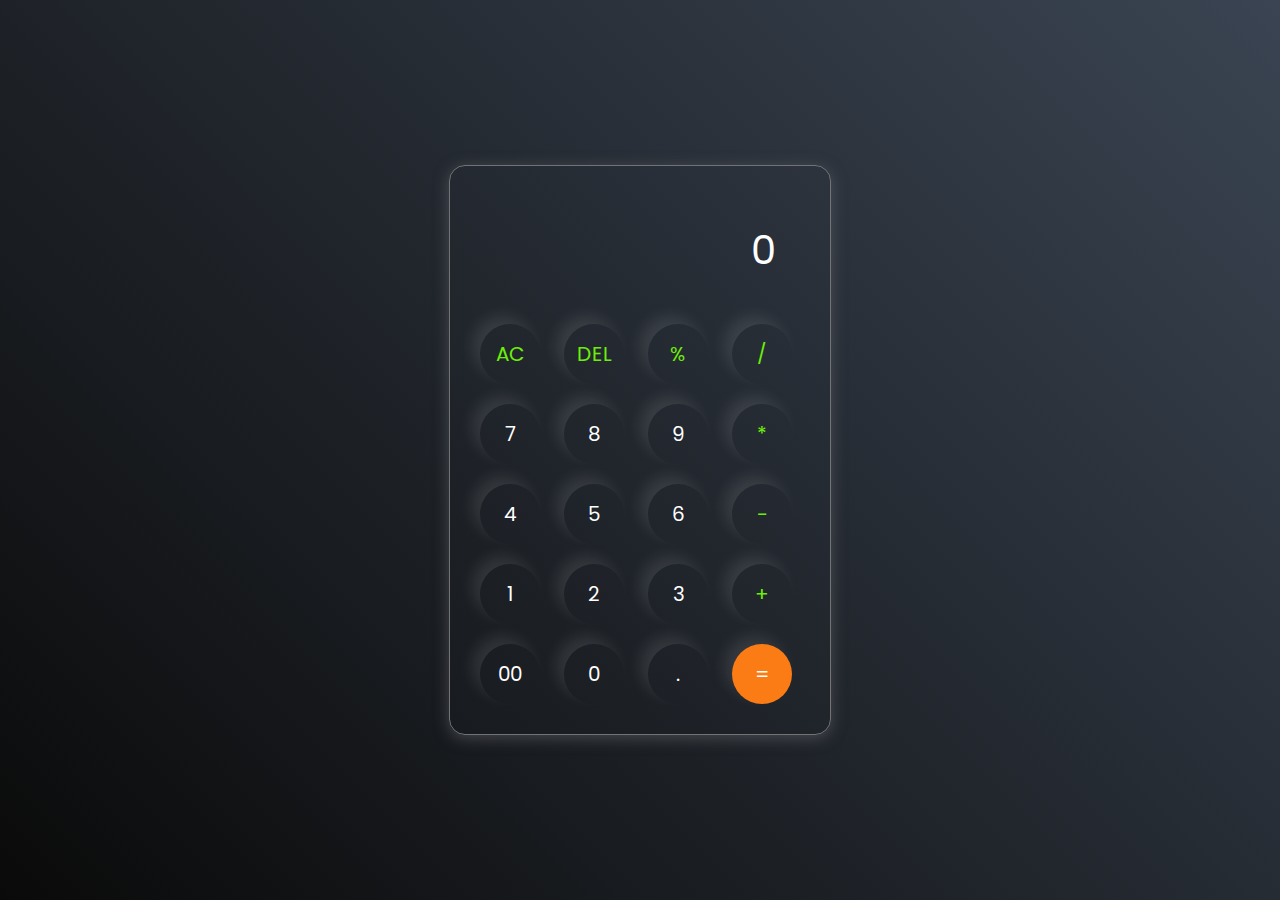
<file: Day 5/index.html>
<!DOCTYPE html>
<html lang="en">

<head>
    <meta charset="UTF-8" />
    <meta http-equiv="X-UA-Compatible" content="IE=edge" />
    <meta name="viewport" content="width=device-width, initial-scale=1.0" />
    <link rel="stylesheet" href="style.css" />
    <title>Calculator</title>
</head>

<body>
    <div class="container">
        <div class="calculator">
            <input type="text" id="inputBox" placeholder="0" />
            <div>
                <button class="button operator">AC</button>
                <button class="button operator">DEL</button>
                <button class="button operator">%</button>
                <button class="button operator">/</button>
            </div>
            <div>
                <button class="button">7</button>
                <button class="button">8</button>
                <button class="button">9</button>
                <button class="button operator">*</button>
            </div>
            <div>
                <button class="button">4</button>
                <button class="button">5</button>
                <button class="button">6</button>
                <button class="button operator">-</button>
            </div>
            <div>
                <button class="button">1</button>
                <button class="button">2</button>
                <button class="button">3</button>
                <button class="button operator">+</button>
            </div>

            <div>
                <button class="button">00</button>
                <button class="button">0</button>
                <button class="button">.</button>
                <button class="button equalBtn">=</button>
            </div>
        </div>
    </div>

    <script src="script.js"></script>
</body>

</html>
</file>
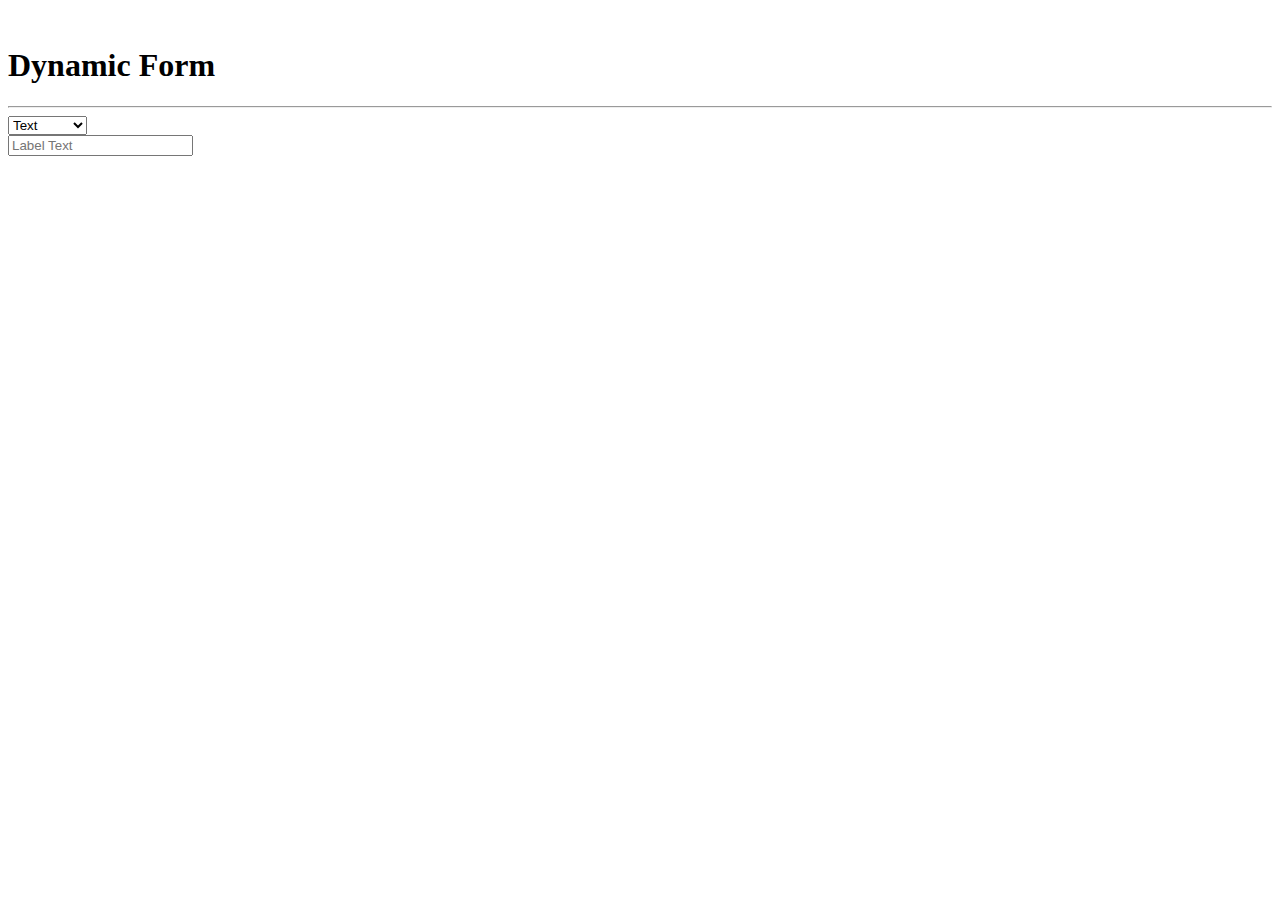
<file: Day 6/index.html>
<!DOCTYPE html>
<html lang="en">

<head>
    <meta charset="UTF-8">
    <meta http-equiv="X-UA-Compatible" content="IE=edge">
    <meta name="viewport" content="width=device-width, initial-scale=1.0">
    <title>Document</title>
    <link href="https://cdn.jsdelivr.net/npm/bootstrap@5.1.0/dist/css/bootstrap.min.css" rel="stylesheet" integrity="sha384-KyZXEAg3QhqLMpG8r+8fhAXLRk2vvoC2f3B09zVXn8CA5QIVfZOJ3BCsw2P0p/We" crossorigin="anonymous">
</head>

<body>
    <br>
    <div class="container">
        <h1>Dynamic Form</h1>
        <hr>

        <div class="row">
            <div class="col">
                <select class="form-control" name="inputType" id="inputType">
                    <option value="text">Text</option>
                    <option value="number">Number</option>
                    <option value="textarea">Text Area</option>
                    <option value="date">Date</option>
                    <option value="submit">Submit</option>
                </select>
            </div>

            <div class="col">
                <input type="text" class="form-control" name="labelValue" id="labelValue" placeholder="Label Text">
            </div>
        </div>


        <div id="form" class="mt-3 border rounded shadow p-4">

        </div>
    </div>
</body>




<script src="index.js"></script>

</html>
</file>
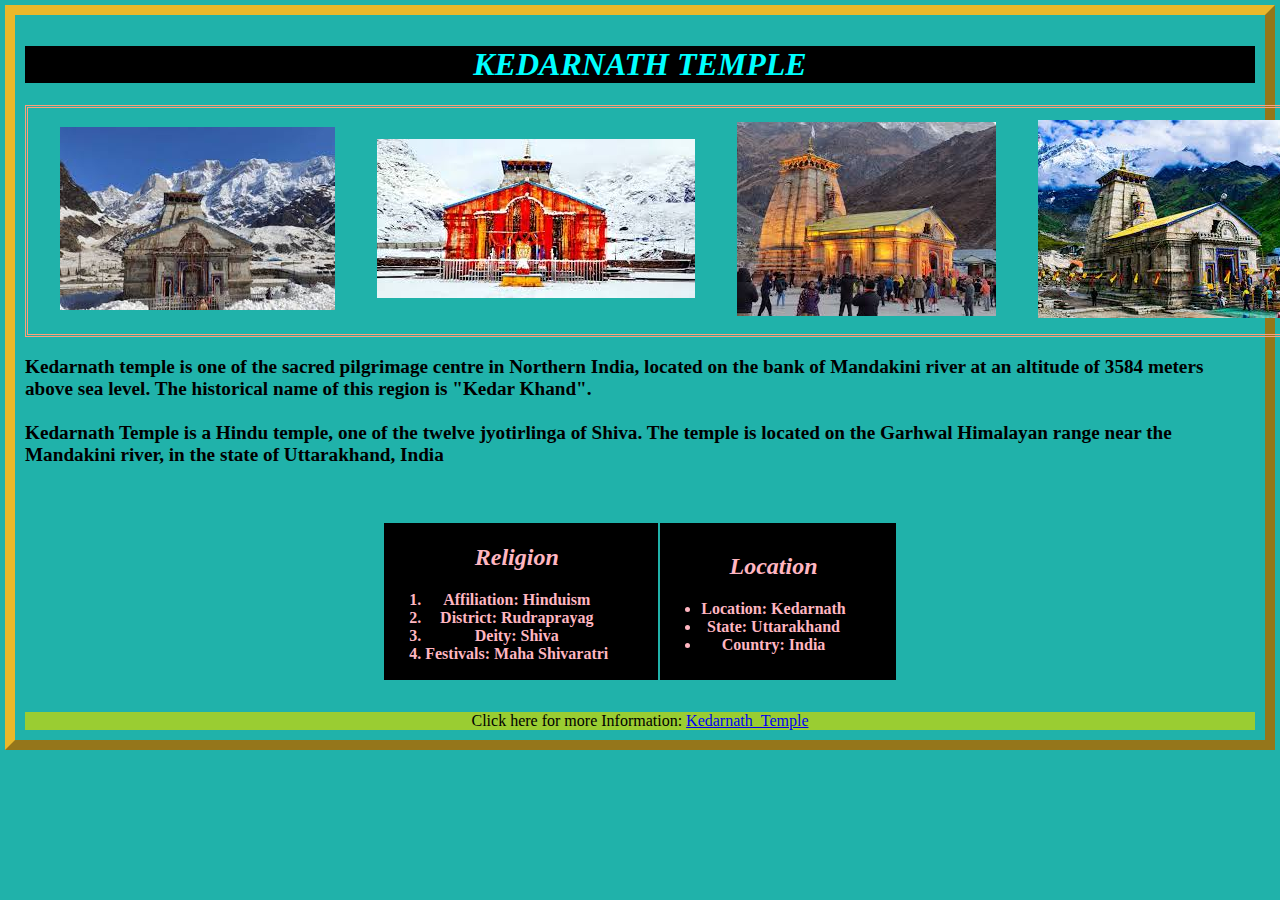
<file: Day 2/webpage.html>
<!DOCTYPE html>
<html lang="en">

<head>
    <meta charset="UTF-8">
    <meta name="viewport" content="width=device-width, initial-scale=1.0">
    <title>Simple Webpage</title>
    <link rel="stylesheet" href="style.css">
</head>

<body>
    <h1>
        KEDARNATH TEMPLE
    </h1>
    <table class="t1">
        <th class="img1"><img src="img1.jpeg"></th>
        <th class="img2"><img src="img2.jpeg"></th>
        <th class="img3"><img src="img3.jpeg"></th>
        <th class="img4"><img src="img4.jpeg"></th>
    </table>
    <p id="p1">Kedarnath temple is one of the sacred pilgrimage centre in Northern India, located on the bank of Mandakini river at an altitude of 3584 meters above sea level. The historical name of this region is "Kedar Khand".
        <br> <br>Kedarnath Temple is a Hindu temple, one of the twelve jyotirlinga of Shiva. The temple is located on the Garhwal Himalayan range near the Mandakini river, in the state of Uttarakhand, India
    </p>
    <br>
    <table class="t2">
        <th class="Religion">
            <ol>
                <h2>Religion</h2>
                <li>Affiliation: Hinduism</li>
                <li>District: Rudraprayag</li>
                <li>Deity: Shiva</li>
                <li>Festivals: Maha Shivaratri</li>
            </ol>
        </th>
        <br>
        <th class="Location">
            <ul>
                <h2>Location</h2>
                <li>Location: Kedarnath</li>
                <li>State: Uttarakhand</li>
                <li>Country: India</li>
            </ul>
        </th>
    </table>
    <div class="footer">

        Click here for more Information:
        <a href="https://en.wikipedia.org/wiki/Kedarnath_Temple" target="_blank">Kedarnath_Temple</a>


    </div>
</body>

</html>
</file>
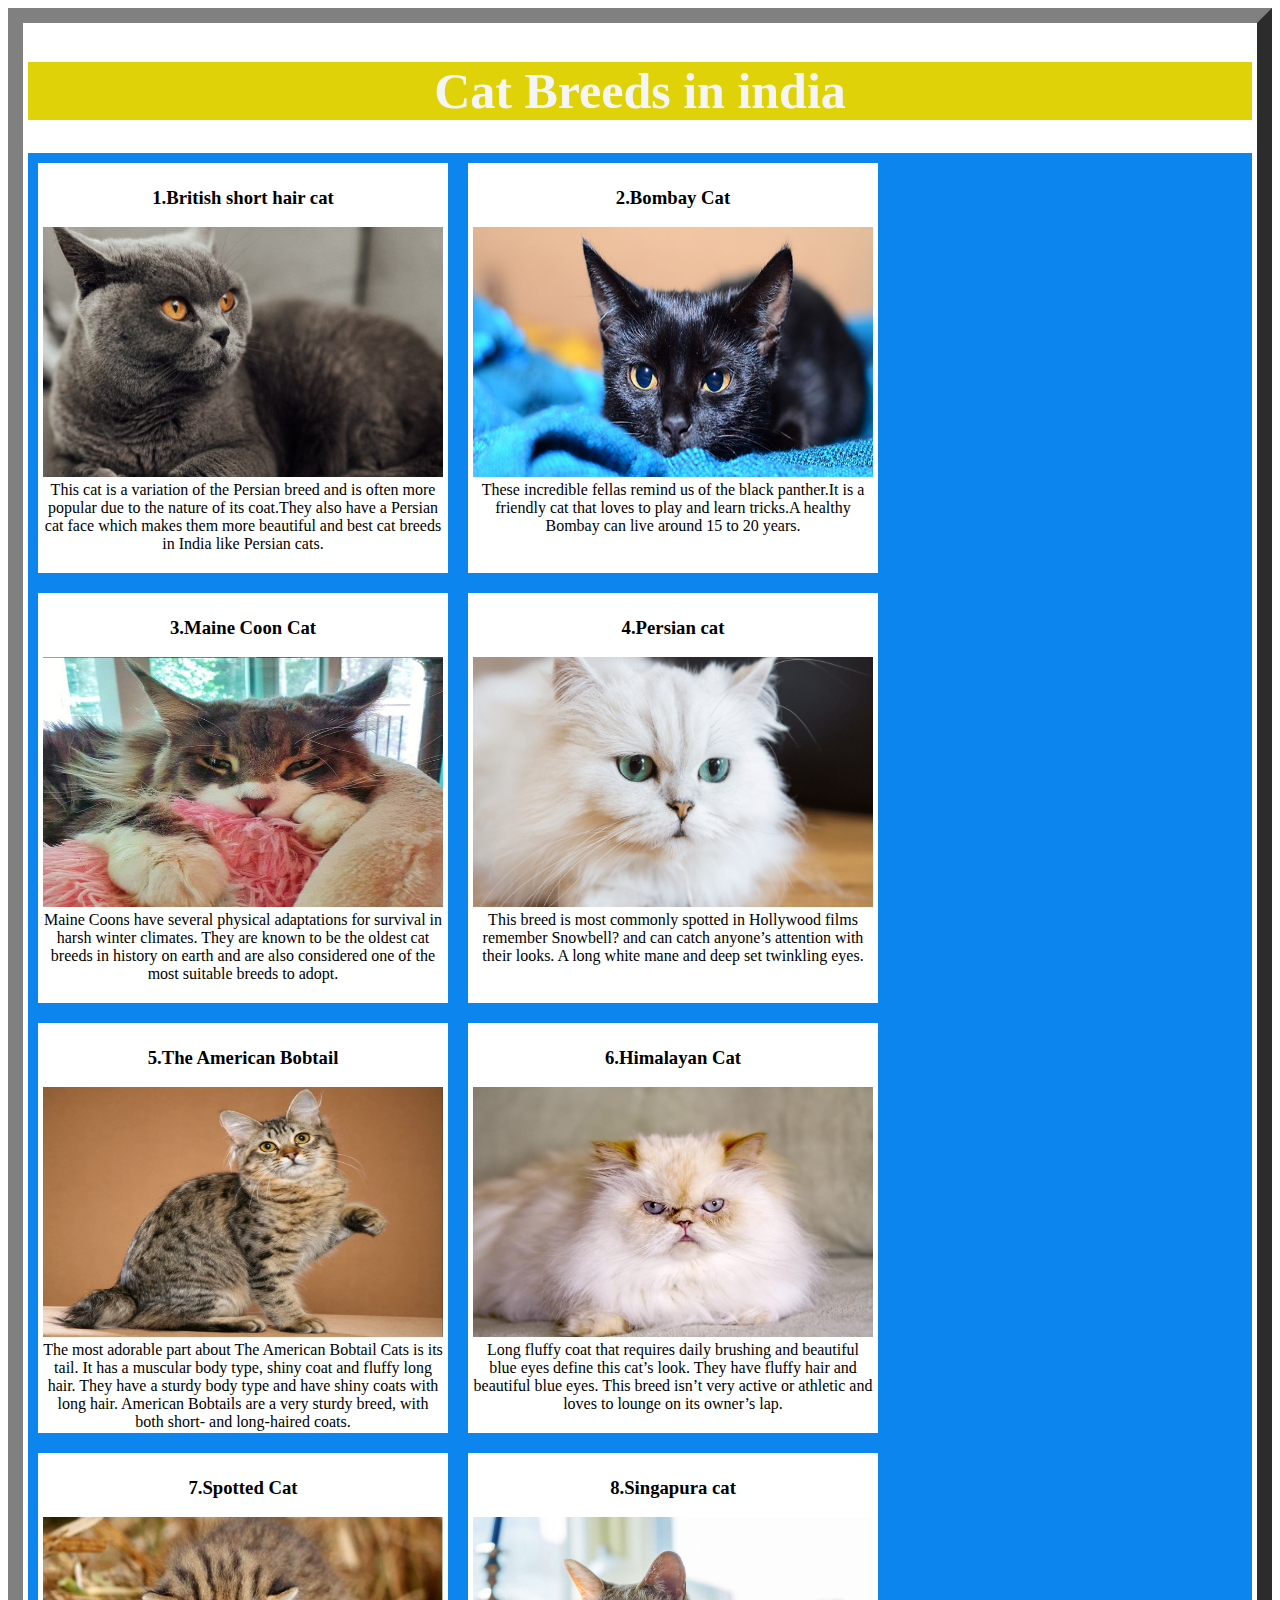
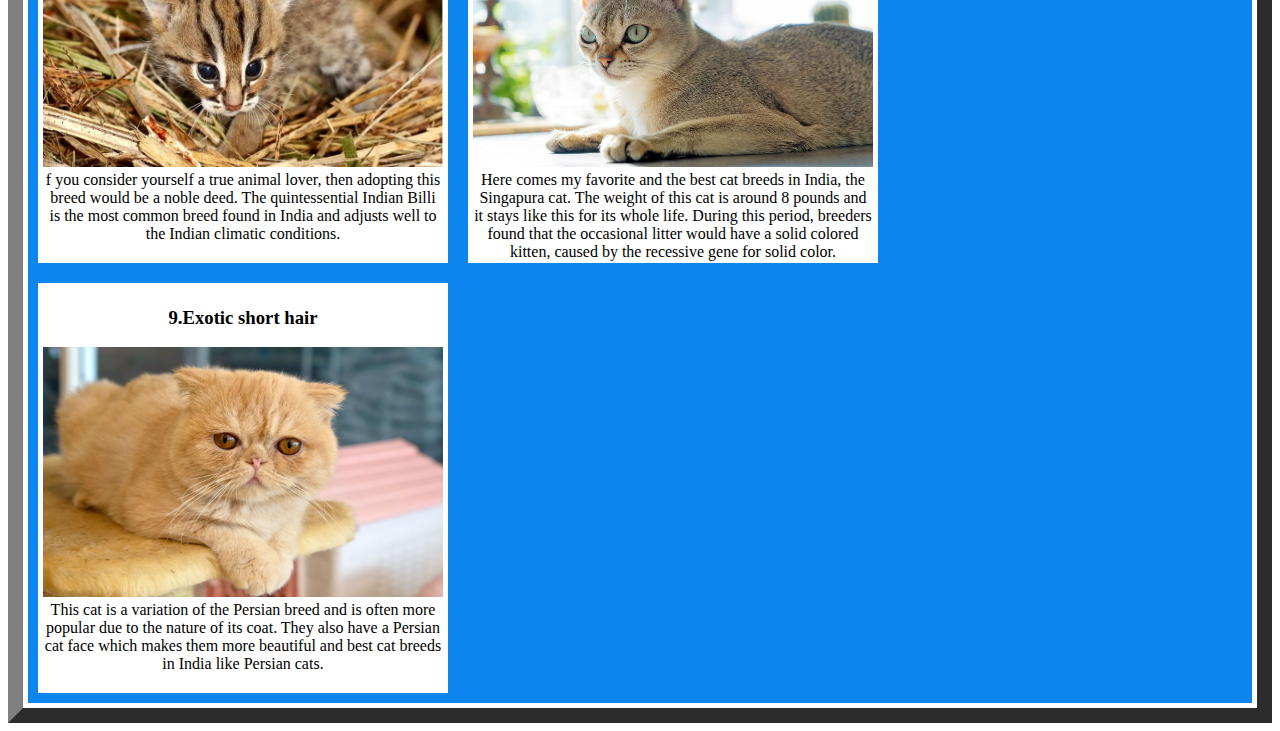
<file: Day 3/flex-box.html>
<!DOCTYPE html>
<html lang="en">

<head>
    <meta charset="UTF-8">
    <meta name="viewport" content="width=device-width, initial-scale=1.0">
    <title>Flex-box</title>
    <link rel="stylesheet" href="style.css">
</head>

<body>

    <h1>Cat Breeds in india</h1>

    <div class="flex-container">

        <div class="cat">
            <h3>1.British short hair cat</h3><img src="cat10.jpg" class="cat1">This cat is a variation of the Persian breed and is often more popular due to the nature of its coat.They also have a Persian cat face which makes them more beautiful and best
            cat breeds in India like Persian cats.</div>
        <div class="cat">
            <h3>2.Bombay Cat</h3><img src="cat2.jpg" class="cat2">These incredible fellas remind us of the black panther.It is a friendly cat that loves to play and learn tricks.A healthy Bombay can live around 15 to 20 years.</div>
        <div class="cat">
            <h3>3.Maine Coon Cat
            </h3><img src="cat3.png" class="cat3">Maine Coons have several physical adaptations for survival in harsh winter climates. They are known to be the oldest cat breeds in history on earth and are also considered one of the most suitable breeds
            to adopt.</div>
        <div class="cat">
            <h3>4.Persian cat</h3><img src="cat4.png" class="cat4">This breed is most commonly spotted in Hollywood films remember Snowbell? and can catch anyone’s attention with their looks. A long white mane and deep set twinkling eyes.</div>
        <div class="cat">
            <h3>5.The American Bobtail
            </h3><img src="cat5.jpg" class="cat5">The most adorable part about The American Bobtail Cats is its tail. It has a muscular body type, shiny coat and fluffy long hair. They have a sturdy body type and have shiny coats with long hair. American
            Bobtails are a very sturdy breed, with both short- and long-haired coats.</div>
        <div class="cat">
            <h3>6.Himalayan Cat</h3><img src="cat6.jpg" class="cat6">Long fluffy coat that requires daily brushing and beautiful blue eyes define this cat’s look. They have fluffy hair and beautiful blue eyes. This breed isn’t very active or athletic and
            loves to lounge on its owner’s lap.
        </div>
        <div class="cat">
            <h3>7.Spotted Cat</h3><img src="cat7.webp" class="cat7">f you consider yourself a true animal lover, then adopting this breed would be a noble deed. The quintessential Indian Billi is the most common breed found in India and adjusts well to the
            Indian climatic conditions.</div>
        <div class="cat">
            <h3>8.Singapura cat </h3><img src="cat8.jpg" class="cat8">Here comes my favorite and the best cat breeds in India, the Singapura cat. The weight of this cat is around 8 pounds and it stays like this for its whole life. During this period, breeders
            found that the occasional litter would have a solid colored kitten, caused by the recessive gene for solid color.</div>
        <div class="cat">
            <h3>9.Exotic short hair</h3><img src="cat9.jpg" class="cat9">This cat is a variation of the Persian breed and is often more popular due to the nature of its coat. They also have a Persian cat face which makes them more beautiful and best cat breeds
            in India like Persian cats.</div>

    </div>

</body>

</html>
</file>
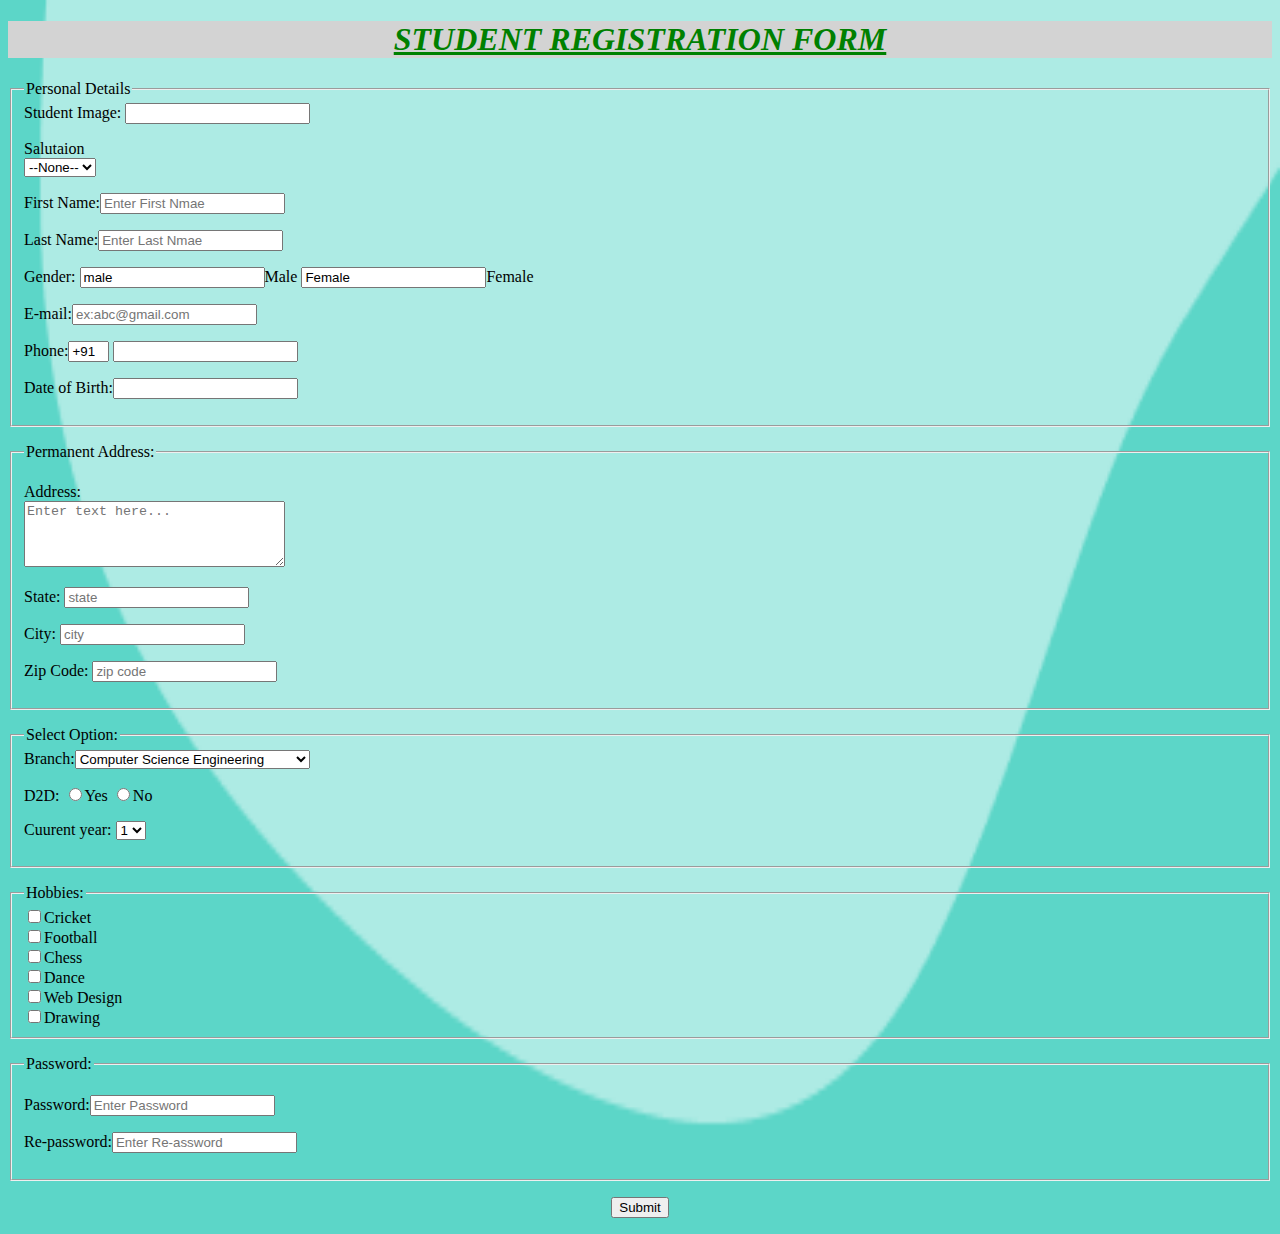
<file: Day 1/Form/basic form.html>
<!DOCTYPE html>
<html lang="en">

<head>
    <meta charset="UTF-8">
    <meta name="viewport" content="width=device-width, initial-scale=1.0">
    <title>Basic Form</title>
</head>
<style>
    body {
        background-image: url('backg.png');
        background-repeat: no-repeat;
        background-size: 100% 100%;
    }
</style>

<body>
    <p>
        <!-- heading section -->
        <h1 style="background-color: lightgrey; ">
            <font color="green ">
                <center><u><i>STUDENT REGISTRATION FORM</i></u></center>
            </font>
        </h1>

        <form>
            <!-- personal deatails section -->
            <fieldset>
                <legend>Personal Details</legend>
                <label>Student Image:</label>
                <input type="file " name="studentimage " /required>
                <p>
                    <label>
                    Salutaion
                    <br>
                    <select name="Salutaion ">
                        <option>--None--</option>
                        <option>Mr.</option>
                        <option>Ms.</option>
                    </select>
                </label>
                </p>
                <p>
                    <label>First Name:<input type="text " name="firstname " placeholder="Enter First Nmae "/></label>
                </p>
                <p>
                    <label>Last Name:<input type="text " name="lastname " placeholder="Enter Last Nmae "/></label>
                </p>
                <p>
                    Gender:
                    <label>
                    <input type="radio " name="Gender " value="male "/>Male
                </label>
                    <label>
                    <input type="radio " name="Gender " value="Female "/>Female
                </label>
                </p>
                <p>
                    <label>E-mail:<input type="email " name="email " placeholder="ex:abc@gmail.com "/ required></label>
                </p>
                <p>
                    <label>Phone:<input type="text " name="Country code " value="+91 " size="2 "/></label>
                    <input type="text " name="Phone " maxlength="10 " / required>
                </p>
                <p>
                    <label>
                    Date of Birth:<input type="date " name="birthdate "/>
                </label>
                </p>
            </fieldset>

            <!-- address section -->
            <p>
                <fieldset>
                    <legend>Permanent Address:</legend>
                    <p>
                        Address:<br>
                        <textarea name="address " rows="4 " cols="30 " placeholder="Enter text here... "></textarea>
                    </p>


                    <label for="pstate ">State:</label>
                    <input type="text " name="pstate " id="pstate " placeholder="state " / required>

                    <p>
                        <label for="pcity ">City:</label>
                        <input type="text " name="pcity " id="pcity " placeholder="city " /required>
                    </p>

                    <p>
                        <label for="pzip ">Zip Code:</label>
                        <input type="text " name="pzip " id="pzip " placeholder="zip code " maxlength="6 " /required>
                    </p>
                </fieldset>
            </p>

            <!-- select option -->
            <p>
                <fieldset>
                    <legend>Select Option:</legend>
                    Branch:<select>
                <option>Computer Science Engineering</option>
                <option>Civil Engineering </option>
                <option>Information Technology Engineering</option>
                <option>Mechanical Engineering</option>
                <option>Electrical Engineering</option>
                <option>Chemical Engineering</option>
                <option>Mechatronics Engineering</option>
            </select>

                    <p>
                        D2D:
                        <label>
                        <input type="radio" name="D2D " value="yes"/>Yes
                    </label>
                        <label>
                        <input type="radio" name="D2D " value="no"/>No
                    </label>
                    </p>

                    <p>
                        <label>Cuurent year:</label>
                        <select>
                       <option>1</option>
                        <option>2</option>
                        <option>3</option>
                        <option>4</option>
                    </select>
                    </p>
                </fieldset>
            </p>

            <!-- hobbies -->
            <p>
                <fieldset>
                    <legend>Hobbies:</legend>
                    <input type="checkbox" name="hobbies" value="Cricket">Cricket<br>
                    <input type="checkbox" name="hobbies" value="Football">Football<br>
                    <input type="checkbox" name="hobbies" value="Chess">Chess<br>
                    <input type="checkbox" name="hobbies" value="Dance">Dance<br>
                    <input type="checkbox" name="hobbies" value="Web Design">Web Design<br>
                    <input type="checkbox" name="hobbies" value="Drawing">Drawing<br>
                </fieldset>
            </p>

            <!-- password -->
            <p>
                <fieldset>
                    <legend>Password:</legend>
                    <p>
                        Password:<input type="password" placeholder="Enter Password" / required>
                    </p>
                    <p>
                        Re-password:<input type="password" placeholder="Enter Re-assword" / required>
                    </p>
                </fieldset>
            </p>

            <p>
                <center><button type="submit ">Submit</button></center>
            </p>

        </form>
    </p>
</body>

</html>
</file>
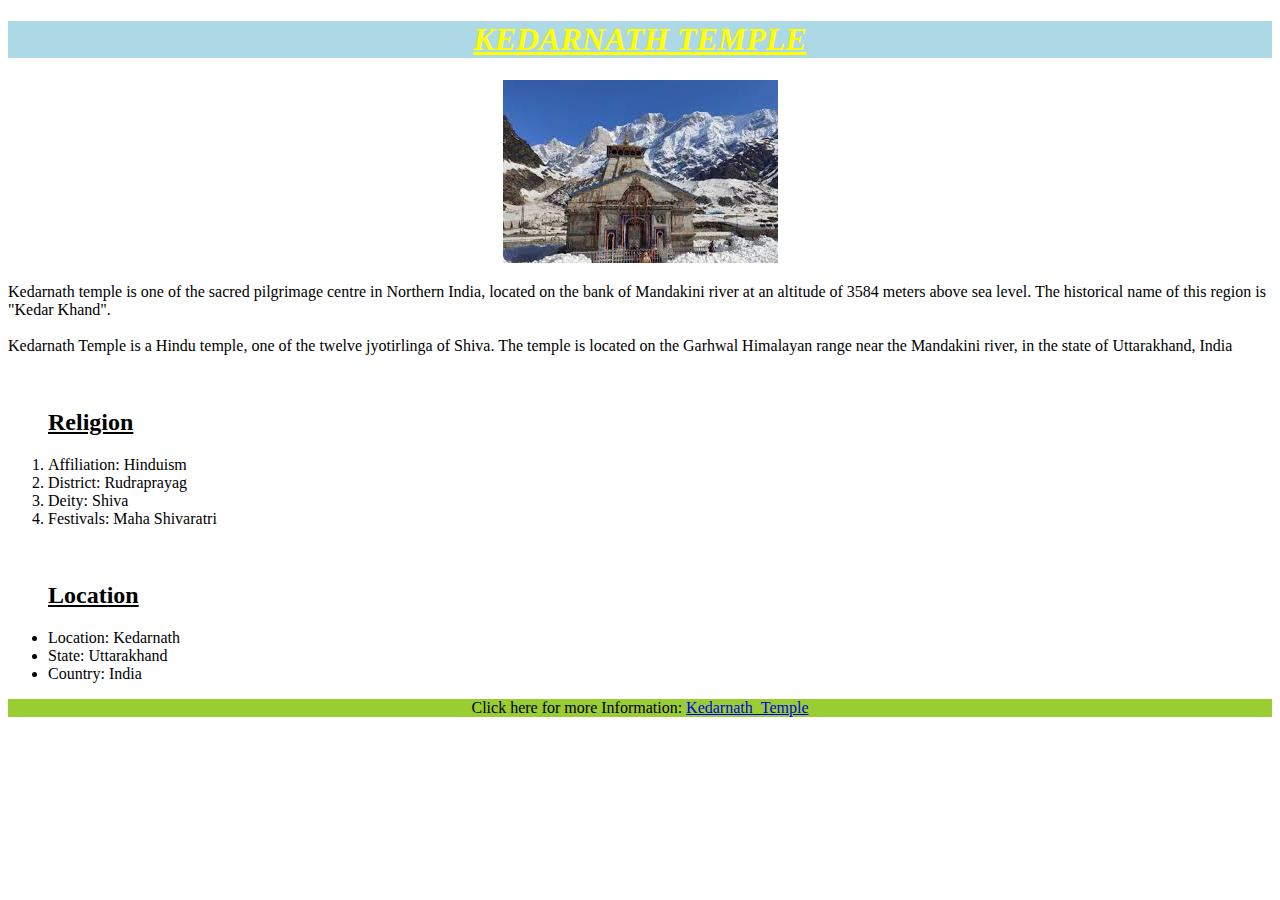
<file: Day 1/webpage/simple webpage.html>
<!DOCTYPE html>
<html lang="en">

<head>
    <meta charset="UTF-8">
    <meta name="viewport" content="width=device-width, initial-scale=1.0">
    <title>Simple Webpage</title>
</head>

<body>
    <h1 style="background-color: lightblue;">
        <center>
            <font color="yellow">
                <u><i>KEDARNATH TEMPLE</i></u>
            </font>
        </center>
    </h1>
    <center><img src="images.jpeg"></center>
    <p>Kedarnath temple is one of the sacred pilgrimage centre in Northern India, located on the bank of Mandakini river at an altitude of 3584 meters above sea level. The historical name of this region is "Kedar Khand".
        <br> <br>Kedarnath Temple is a Hindu temple, one of the twelve jyotirlinga of Shiva. The temple is located on the Garhwal Himalayan range near the Mandakini river, in the state of Uttarakhand, India
    </p>
    <br>
    <ol>
        <h2><u>Religion</u></h2>
        <li>Affiliation: Hinduism</li>
        <li>District: Rudraprayag</li>
        <li>Deity: Shiva</li>
        <li>Festivals: Maha Shivaratri</li>
    </ol>
    <br>
    <ul>
        <h2><u>Location</u></h2>
        <li>Location: Kedarnath</li>
        <li>State: Uttarakhand</li>
        <li>Country: India</li>
    </ul>
    <div style="background-color: yellowgreen">
        <center>
            <footer>Click here for more Information:
                <a href="https://en.wikipedia.org/wiki/Kedarnath_Temple" target="_blank">Kedarnath_Temple</a>
            </footer>
        </center>
    </div>
</body>

</html>
</file>
<file: Day 5/style.css>
@import url('https://fonts.googleapis.com/css2?family=Poppins:wght@500&display=swap');
* {
    margin: 0;
    padding: 0;
    box-sizing: border-box;
    font-family: 'Poppins', sans-serif;
}

body {
    width: 100%;
    height: 100vh;
    display: flex;
    justify-content: center;
    align-items: center;
    background: linear-gradient(45deg, #0a0a0a, #3a4452);
}

.calculator {
    border: 1px solid #717377;
    padding: 20px;
    border-radius: 16px;
    background: transparent;
    box-shadow: 0px 3px 15px rgba(113, 115, 119, 0.5);
}

input {
    width: 320px;
    border: none;
    padding: 24px;
    margin: 10px;
    background: transparent;
    box-shadow: 0px 3px 15px rgbs(84, 84, 84, 0.1);
    font-size: 40px;
    text-align: right;
    cursor: pointer;
    color: #ffffff;
}

input::placeholder {
    color: #ffffff;
}

button {
    border: none;
    width: 60px;
    height: 60px;
    margin: 10px;
    border-radius: 50%;
    background: transparent;
    color: #ffffff;
    font-size: 20px;
    box-shadow: -8px -8px 15px rgba(255, 255, 255, 0.1);
    cursor: pointer;
}

.equalBtn {
    background-color: #fb7c14;
}

.operator {
    color: #6dee0a;
}
</file>
<file: Day 2/style.css>
body {
    font-family: 'Times New Roman', Times, serif;
    background-color: lightseagreen;
    padding: 10px;
    margin: 5px 5px 5px 5px;
    border: 10px outset #E9B82B;
}

.t1 {
    border: 3px double lightsalmon;
}

.img1 {
    padding: 10px;
    size: 100px;
    padding-left: 30px;
    padding-right: 20px;
}

.img2 {
    size: 100px;
    padding-left: 20px;
    padding-right: 20px;
}

.img3 {
    padding: 10px;
    size: 100px;
    padding-left: 20px;
    padding-right: 20px;
}

.img4 {
    padding: 10px;
    size: 100px;
    padding-left: 20px;
    padding-right: 30px;
}

h1 {
    background-color: black;
    font-style: italic;
    text-align: center;
    color: aqua;
}

#p1 {
    font-weight: bold;
    font-style: initial;
    font-family: Cambria, Cochin, Georgia, Times, 'Times New Roman', serif;
    font-size: larger;
}

ol h2 {
    font-style: italic;
    font-weight: bolder;
}

ul h2 {
    font-style: italic;
    font-weight: bolder;
}

.t2 {
    margin-left: auto;
    margin-right: auto;
}

.Religion {
    background-color: black;
    color: lightpink;
    padding-right: 50px;
}

.Location {
    background-color: black;
    color: lightpink;
    padding-right: 50px;
}

.footer {
    margin-top: 30px;
    background-color: yellowgreen;
    text-align: center;
}
</file>
<file: Day 3/style.css>
body {
    border: outset;
    border-color: grey;
    border-width: 15px;
    padding: 5px 5px 5px 5px;
}

h1 {
    font-size: 50px;
    text-align: center;
    color: whitesmoke;
    background-color: rgb(224, 210, 9);
}

.flex-container {
    display: flex;
    flex-wrap: wrap;
    background-color: rgb(13, 133, 238);
}

.flex-container .cat {
    background-color: white;
    width: 400px;
    height: 400px;
    margin: 10px 10px 10px 10px;
    padding: 5px 5px 5px 5px;
    text-align: center;
}

.flex-container .cat .cat1 {
    width: 400px;
    height: 250px;
}

.flex-container .cat .cat2 {
    width: 400px;
    height: 250px;
}

.flex-container .cat .cat3 {
    width: 400px;
    height: 250px;
}

.flex-container .cat .cat4 {
    width: 400px;
    height: 250px;
}

.flex-container .cat .cat5 {
    width: 400px;
    height: 250px;
}

.flex-container .cat .cat6 {
    width: 400px;
    height: 250px;
}

.flex-container .cat .cat7 {
    width: 400px;
    height: 250px;
}

.flex-container .cat .cat8 {
    width: 400px;
    height: 250px;
}

.flex-container .cat .cat9 {
    width: 400px;
    height: 250px;
}
</file>
